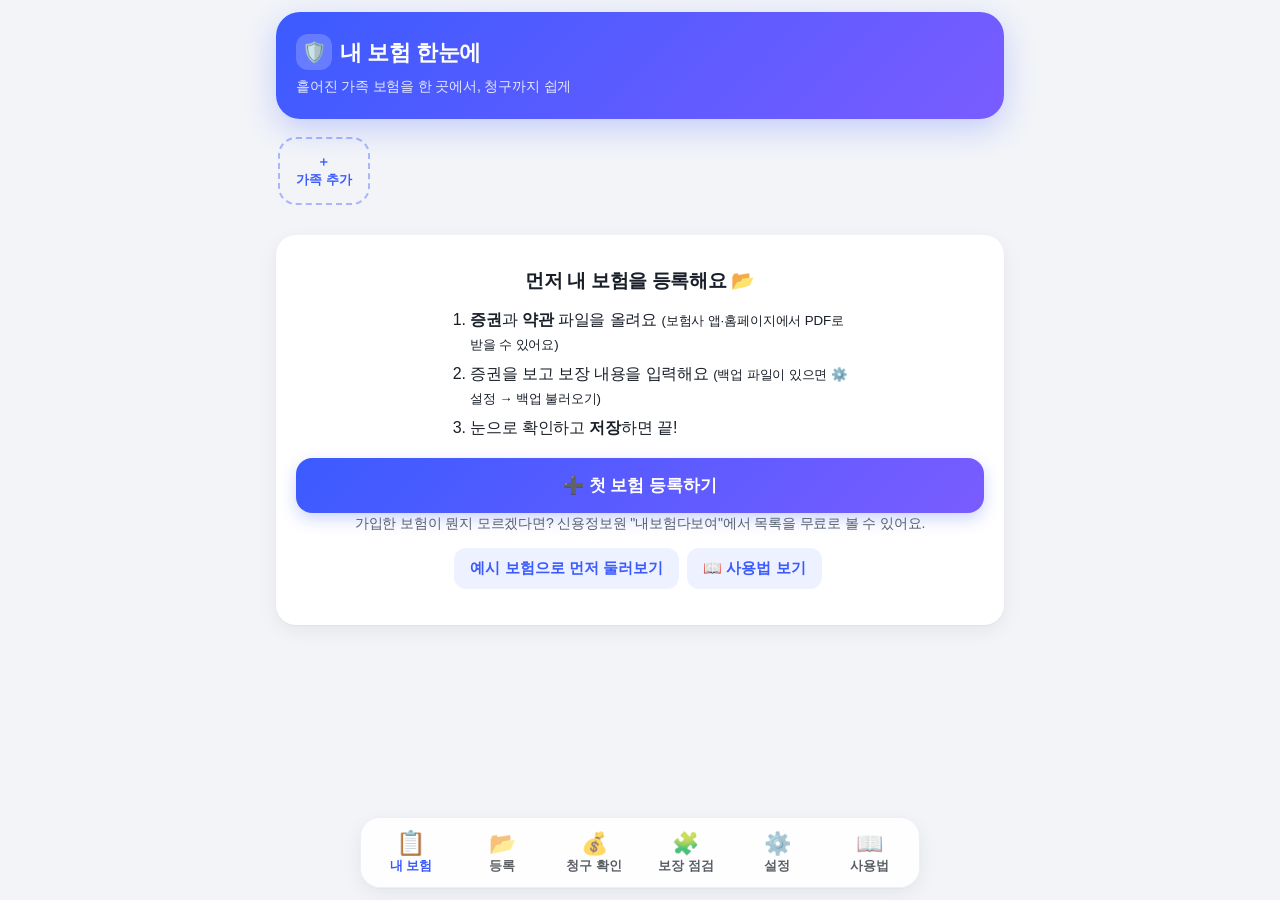
<file: index.html>
<!doctype html>
<html lang="ko">
<head>
  <meta charset="utf-8" />
  <meta name="viewport" content="width=device-width, initial-scale=1" />
  <meta http-equiv="Content-Security-Policy" content="default-src 'self'; script-src 'self'; style-src 'self' 'unsafe-inline'; img-src 'self' data: blob:; connect-src 'none'; object-src 'none'; base-uri 'none'; form-action 'none'" />
  <title>내 보험 한눈에</title>
  <link rel="manifest" href="manifest.webmanifest" />
  <link rel="icon" type="image/svg+xml" href="icons/icon.svg" />
  <link rel="apple-touch-icon" href="icons/icon-180.png" />
  <meta name="theme-color" content="#3b5bff" />
  <meta name="color-scheme" content="light" />
  <script src="theme.js?v=42"></script>
  <meta name="apple-mobile-web-app-title" content="내 보험" />
  <link rel="stylesheet" href="styles.css?v=42" />
</head>
<body>
  <!-- 지우기·수정 전 비밀번호 -->
  <div id="guard" class="lock guard hidden">
    <div class="lockbox panel">
      <div class="lockicon">🔐</div>
      <h2>비밀번호 4자리</h2>
      <p class="hint">지우거나 고치기 전에 확인해요</p>
      <input id="guardPin" type="password" inputmode="numeric" maxlength="4" autocomplete="off" />
      <div class="actions" style="justify-content:center">
        <button class="btn" id="guardOk">확인</button>
        <button class="btn ghost" id="guardCancel">취소</button>
      </div>
      <div id="guardMsg" class="hint"></div>
    </div>
  </div>
  <!-- 잠금 화면 -->
  <div id="lock" class="lock hidden">
    <div class="lockbox">
      <div class="lockicon">🔒</div>
      <h2>비밀번호 4자리</h2>
      <input id="lockPin" type="password" inputmode="numeric" maxlength="4" autocomplete="off" />
      <button class="btn big" id="lockOpen">열기</button>
      <div id="lockMsg" class="hint"></div>
      <button class="btn small ghost" id="lockForgot">비밀번호를 잊었어요</button>
    </div>
  </div>

  <header class="top">
    <h1><span class="logo">🛡️</span> 내 보험 한눈에</h1>
    <p class="sub">흩어진 가족 보험을 한 곳에서, 청구까지 쉽게</p>
  </header>

  <nav class="tabs" role="tablist">
    <button data-tab="home" class="active"><span class="ic">📋</span>내 보험</button>
    <button data-tab="add"><span class="ic">📂</span>등록</button>
    <button data-tab="claim"><span class="ic">💰</span>청구 확인</button>
    <button data-tab="overlap"><span class="ic">🧩</span>보장 점검</button>
    <button data-tab="settings"><span class="ic">⚙️</span>설정</button>
    <button data-tab="help"><span class="ic">📖</span>사용법</button>
  </nav>

  <main>
    <!-- 1. 내 보험 -->
    <section id="tab-home" class="tab active">
      <div id="claimAlert"></div>
      <div id="family" class="family"></div>
      <div id="memberTools" class="membertools"></div>
      <div id="kindFilter" class="kinds"></div>
      <div id="summary" class="cards3"></div>
      <div id="policyList"></div>
      <div id="emptyHome" class="empty hidden">
        <h2>먼저 내 보험을 등록해요 📂</h2>
        <ol class="steps">
          <li><b>증권</b>과 <b>약관</b> 파일을 올려요 <small>(보험사 앱·홈페이지에서 PDF로 받을 수 있어요)</small></li>
          <li>증권을 보고 보장 내용을 입력해요 <small>(백업 파일이 있으면 ⚙️ 설정 → 백업 불러오기)</small></li>
          <li>눈으로 확인하고 <b>저장</b>하면 끝!</li>
        </ol>
        <button class="btn big" data-goto="add">➕ 첫 보험 등록하기</button>
        <p class="hint">가입한 보험이 뭔지 모르겠다면? 신용정보원 "내보험다보여"에서 목록을 무료로 볼 수 있어요.</p>
        <button class="btn ghost" id="loadSample">예시 보험으로 먼저 둘러보기</button>
        <button class="btn ghost" data-goto="help">📖 사용법 보기</button>
      </div>
    </section>

    <!-- 2. 청구 확인 -->
    <section id="tab-claim" class="tab">
      <div id="claimTodo"></div>
      <div class="panel">
        <h2>📷 병원 서류 올리기</h2>
        <p class="hint">영수증·진료확인서·진단서 사진이나 PDF를 올리면 아래에서 보면서 칸을 채울 수 있어요. 서류는 <b>저장하지 않고</b> 앱을 닫으면 사라져요.</p>
        <label class="btn ghost filebtn">➕ 서류 고르기 (여러 장 가능)
          <input id="cDocs" type="file" accept="image/*,application/pdf" multiple hidden />
        </label>
        <div id="cDocList" class="doclist"></div>
        <button class="btn hidden" id="cReadCode">🔎 사진에서 질병코드 자동으로 찾기</button>
        <div id="cOcr"></div>
        <details class="where">
          <summary>📍 서류 어디를 보면 되나요?</summary>
          <table>
            <tr><td><b>질병코드</b></td><td>진단서·진료확인서의 <b>질병분류기호</b> 칸 (예: K35.8)</td></tr>
            <tr><td><b>진단받은 날</b></td><td>진단서의 <b>진단일</b> 또는 진료 날짜</td></tr>
            <tr><td><b>입원 일수</b></td><td>입퇴원확인서의 <b>입원일~퇴원일</b></td></tr>
            <tr><td><b>수술</b></td><td>수술확인서의 <b>수술명</b> (종류 1~5종은 보험사에 물어보면 알려줘요)</td></tr>
            <tr><td><b>병원비</b></td><td>진료비 영수증의 <b>환자부담 총액</b></td></tr>
          </table>
        </details>
      </div>
      <div class="panel">
        <h2>어떤 일이 있었나요?</h2>
        <label>누가 아팠나요?
          <select id="cWho"></select>
        </label>
        <label>질병코드 (진단서에 적힌 코드)
          <input id="cCode" placeholder="예: C50, I63, S82" autocomplete="off" />
        </label>
        <div id="cCodeName" class="hint"></div>
        <label>진단·치료받은 날 <small>(이날부터 3년이 청구 마감)</small>
          <input id="cDate" type="date" />
        </label>
        <div class="checks">
          <label class="chk"><input type="checkbox" id="cDiag" checked /> 진단받았어요</label>
          <label class="chk"><input type="checkbox" id="cSurg" /> 수술했어요</label>
        </div>
        <label>수술 종류 (보험사 수술분류표의 1~5종)
          <select id="cSurgClass">
            <option value="">모르겠어요</option>
            <option value="1">1종</option><option value="2">2종</option><option value="3">3종</option><option value="4">4종</option><option value="5">5종</option>
          </select>
        </label>
        <label class="chk"><input type="checkbox" id="cPre" /> 보험 가입 전부터 이 병으로 진단·치료받은 적 있어요</label>
        <div class="row2">
          <label>입원 일수 <input id="cDays" type="number" min="0" value="0" /></label>
          <label>통원 횟수 <input id="cVisits" type="number" min="0" value="0" /></label>
        </div>
        <label>그중 중환자실에 있던 날 <input id="cIcu" type="number" min="0" value="0" /></label>
        <label>실제 낸 병원비 (원, 실손용)
          <input id="cCost" type="number" min="0" value="0" />
        </label>
        <button class="btn big" id="runClaim">🔍 받을 수 있는 보험금 확인</button>
      </div>
      <div id="claimResult"></div>
    </section>

    <!-- 3. 보장 점검 (빈칸 + 중복) -->
    <section id="tab-overlap" class="tab">
      <div id="gapResult"></div>
      <h2 class="person">🔁 겹치는 보장</h2>
      <div id="overlapResult"></div>
    </section>

    <!-- 4. 보험 추가 -->
    <section id="tab-add" class="tab">
      <div class="panel tpl">
        <h2>📚 새 보험 빠르게 입력하기 (선택)</h2>
        <p class="hint">새로 등록할 보험이 아래 상품이면, 증권의 <b>구좌 수</b>만 넣으면 보장이 자동으로 채워져요.<br />이미 등록한 보험은 여기가 아니라 <b>📋 내 보험</b> 탭에 있어요.</p>
        <select id="tplSelect"><option value="">— 해당 없음 (아래 ①로) —</option></select>
        <div id="tplUnits"></div>
        <button class="btn" id="tplApply">📚 이 약관으로 채우기</button>
      </div>

      <div class="panel">
        <h2>① 증권과 약관 올리기</h2>
        <div class="docguide">
          <div><b>📄 보험증권</b><br />뭘, 얼마짜리로 가입했는지<br /><small>금액 · 가입일 · 만기일</small></div>
          <div><b>📘 약관</b><br />언제 주고 언제 안 주는지<br /><small>질병코드 · 면책 · 감액</small></div>
        </div>
        <label>📄 보험증권 <b>(꼭 올려주세요)</b>
          <input type="file" id="docPolicy" accept="application/pdf,image/*" />
        </label>
        <div id="docPolicyNow" class="hint"></div>
        <label>📘 약관 <b>(있으면 훨씬 정확해요)</b>
          <input type="file" id="docTerms" accept="application/pdf,image/*" />
        </label>
        <div id="docTermsNow" class="hint"></div>
        <p class="hint">📎 올린 파일은 <b>이 기기 안에만</b> 보관돼요. 보험 카드에서 "증권 보기·약관 보기"로 열 수 있어요.<br />보장 내용은 아래 ②에 증권을 보고 입력하거나, 받은 백업 파일을 ⚙️ 설정 → <b>백업 불러오기</b>로 넣으세요.</p>
        <!-- 제미나이 자동 읽기: 보안을 위해 숨김 (필요하면 hidden을 빼고 gemini.js와 CSP connect-src를 되돌리기) -->
        <div id="aiBox" class="hidden">
        <details>
          <summary class="hint">파일이 없으면? 내용을 복사해서 붙여넣기</summary>
          <textarea id="aiText" rows="3" placeholder="증권/약관 내용을 붙여넣으세요"></textarea>
        </details>
        <button class="btn big" id="aiRun">🤖 제미나이로 읽어서 자동 입력</button>
        <div id="aiStatus" class="hint"></div>
        <p class="hint">AI 없이 직접 써도 돼요 → 아래 ②에 바로 입력</p>
        </div>
      </div>

      <div class="panel">
        <h2>② 내용 확인하고 저장</h2>
        <p class="hint">입력한 내용이 맞는지 <b>증권과 꼭 비교</b>해보세요.</p>
        <label>👤 누구 보험이에요? (보장받는 사람)
          <input id="fOwner" list="ownerList" placeholder="예: 나, 엄마, 첫째" />
          <datalist id="ownerList"></datalist>
        </label>
        <div class="row2">
          <label>보험사 <input id="fCompany" /></label>
          <label>상품 이름 <input id="fProduct" /></label>
        </div>
        <div class="row2">
          <label>종류
            <select id="fType"><option>정액</option><option>실손</option></select>
          </label>
          <label>월 보험료(원) <input id="fPremium" type="number" min="0" /></label>
        </div>
        <div class="row2">
          <label>납입일 (매월 며칠) <input id="fPayDay" type="number" min="1" max="31" placeholder="예: 25" /></label>
          <label>고객센터 번호 <input id="fPhone" type="tel" placeholder="증권에 적힌 번호" /></label>
        </div>
        <div class="row2">
          <label>가입일 <input id="fStart" type="date" /></label>
          <label>만기일 <input id="fEnd" type="date" /></label>
        </div>
        <label>갱신 주기 (년) <small>갱신형이면 증권에 적힌 숫자 (예: 5년 갱신 → 5). 비갱신형은 비워 두세요</small>
          <input id="fRenew" type="number" min="1" max="30" placeholder="예: 5" />
        </label>

        <h3>보장 내용</h3>
        <div id="covRows"></div>
        <button class="btn ghost" id="addCov">+ 보장 한 줄 추가</button>
        <div class="actions">
          <button class="btn big" id="savePolicy">💾 저장</button>
          <button class="btn ghost" id="resetForm">비우기</button>
        </div>
        <button class="btn danger hidden" id="deletePolicy">🗑️ 이 보험 지우기</button>
      </div>
    </section>

    <!-- 5. 설정 -->
    <section id="tab-help" class="tab">
      <div class="panel">
        <h2>📖 이렇게 써요 (3단계)</h2>
        <ol class="steps">
          <li><b>👨‍👩‍👧 가족 추가</b><br />📋 내 보험 → <b>＋ 가족 추가</b> → 이름 쓰기 (예: 엄마, 큰딸)<br /><small>같은 이름은 못 써요. 딸이 둘이면 "큰딸·작은딸"처럼</small></li>
          <li><b>📂 보험 등록</b><br />📂 보험 등록 → <b>누구 보험인지</b> 쓰고 → 증권을 보고 입력 → <b>💾 저장</b><br /><small>백업 파일이 있으면 ⚙️ 설정 → 백업 불러오기가 더 쉬워요</small><br /><small>목록에 있는 보험이면 "📚 이 약관으로 채우기"로 더 쉽게</small></li>
          <li><b>💰 청구 확인</b><br />💰 청구 확인 → <b>📷 병원 서류</b> 올리기 → <b>🔎 질병코드 자동으로 찾기</b>(선택) → <b>누가 아팠는지</b> 고르고 → 진단서의 <b>질병코드</b>(예: C50, J18) → 입원·수술·병원비 넣기 → <b>🔍 확인</b><br /><small>결과 맨 위 <b>🏢 어디에 청구할까요?</b>에 보험사별 금액과 전화번호가 나와요</small><br /><small><b>💾 청구할 일로 저장</b>하면 3년 청구 마감일을 📋 내 보험 맨 위에서 알려줘요. 입금되면 💵 받은 돈을 적어 두세요</small></li>
          <li><b>🧩 보장 점검</b><br />가족마다 암·뇌·심장·실비·수술·입원 보장이 있는지(✅/❌) 한눈에 봐요<br /><small>🔔 갱신 60일 전, 만기 180일 전에는 📋 내 보험 맨 위에 알림이 떠요 (갱신 주기는 보험 수정에서 넣어요)</small></li>
        </ol>
      </div>

      <div class="panel hidden">
        <h2>🔑 AI(제미나이) 키 받는 법</h2>
        <p class="hint">증권·약관을 AI가 자동으로 읽게 하려면 필요해요. 없어도 직접 입력하면 돼요.</p>
        <ol class="steps">
          <li>인터넷 창에서 <b>aistudio.google.com</b> → 구글 계정으로 로그인</li>
          <li><b>Get API key</b>(API 키 가져오기) → <b>Create API key</b>(API 키 만들기)</li>
          <li><code>AIza</code>로 시작하는 키를 <b>복사</b> → ⚙️ 설정 → <b>API 키</b> 칸에 붙여넣고 <b>저장</b></li>
        </ol>
        <p class="hint">⚠️ 키는 비밀번호와 같아요. 남에게 보내거나 캡처하지 마세요. "결제 설정"은 누르지 않으면 돈이 나가지 않아요.</p>
      </div>

      <div class="panel">
        <h2>✅ 결과 읽는 법</h2>
        <ul>
          <li><span class="badge 가능">✅ 청구 가능</span> 약관 조건에 맞아요</li>
          <li><span class="badge 확인필요">⚠️ 확인 필요</span> 정보가 부족하거나(❓) 조건을 더 봐야 해요</li>
          <li><span class="badge 불가">❌ 해당 안 됨</span> 기간·면책·최초 1회 같은 조건에 걸려요</li>
        </ul>
        <p class="hint">❓ 표시는 앱이 모르는 부분이에요. 앱은 모르는 건 지어내지 않아요.</p>
      </div>

      <div class="panel">
        <h2>🔒 내 정보는 어디에?</h2>
        <ul>
          <li>보험·가족·파일은 <b>이 기기 안에만</b> 저장돼요. 다른 사람이 같은 링크를 열어도 안 보여요.</li>
          <li>이 앱은 <b>인터넷으로 아무것도 보내지 않아요.</b> (보안 울타리로 막아뒀어요)</li>
          <li>다른 기기로 옮기려면 ⚙️ 설정 → <b>백업 파일 받기</b> → 새 기기에서 <b>백업 불러오기</b>.</li>
          <li>회사 등 함께 쓰는 컴퓨터라면 다 쓴 뒤 ⚙️ 설정 → <b>전부 지우기</b> 또는 🔒 잠금을 켜세요.</li>
        </ul>
      </div>

      <p class="disclaimer">※ 이 앱의 금액은 <b>예상치</b>예요. 실제 지급 여부와 금액은 보험사 심사와 약관에 따라 달라요. 보험금 청구는 보통 사고일로부터 3년 안에 해야 해요.</p>
      <p class="disclaimer"><a href="privacy.html">개인정보 처리방침</a></p>
    </section>

    <section id="tab-settings" class="tab">
      <div class="panel hidden">
        <h2>제미나이 AI 연결</h2>
        <p class="hint">Google AI Studio에서 받은 API 키를 넣어요. 이 기기 안에만 저장돼요.</p>
        <label>API 키 <input id="sKey" type="password" placeholder="AIza..." /></label>
        <label>모델 이름 <input id="sModel" placeholder="gemini-2.5-flash" /></label>
        <button class="btn" id="saveSettings">저장</button>
      </div>
      <div class="panel">
        <label class="switch">🌙 밤 모드 (어두운 화면) <input type="checkbox" id="darkMode" /></label>
        <p class="hint" style="margin:8px 0 0">기본은 밝은 화면이에요. 이 기기에만 적용돼요.</p>
      </div>
      <div class="panel">
        <h2>🔒 비밀번호 4자리</h2>
        <p class="hint" id="pinState"></p>
        <label>새 비밀번호 4자리 <input id="sPin" type="password" inputmode="numeric" maxlength="4" autocomplete="off" /></label>
        <div class="actions">
          <button class="btn" id="setPin">비밀번호 정하기 / 바꾸기</button>
          <button class="btn ghost" id="removePin">비밀번호 없애기</button>
        </div>
        <div id="pinWhen">
          <p class="hint" style="margin-bottom:4px"><b>언제 물어볼까요?</b></p>
          <label class="switch">🔓 앱 열 때 <input type="checkbox" id="pinOpen" /></label>
          <label class="switch">✏️ 수정·지우기 할 때 <input type="checkbox" id="pinEdit" /></label>
        </div>
        <p class="hint">※ 수정·지우기: 보험 수정·삭제, 가족 이름 바꾸기·빼기, 청구할 일 지우기, 백업 불러오기, 전부 지우기. 한 번 맞히면 5분 동안은 안 물어요.<br />※ 다른 사람이 못 열고 못 고치게 막는 "문 잠금"이에요. 휴대폰 잠금도 꼭 같이 쓰세요.<br />※ 잊으면 되찾을 수 없어요. 앱 열 때 "비밀번호를 잊었어요"를 누르면 이 기기 자료를 지우고 새로 시작해요 (백업 파일로 다시 불러올 수 있어요).</p>
      </div>

      <div class="panel">
        <h2>내 데이터 · 가족과 나누기</h2>
        <p class="hint">👨‍👩‍👧 가족 공유: "백업 파일 받기"로 만든 파일을 카톡 등으로 보내고, 받은 사람이 "백업 불러오기"를 누르면 돼요. 이미 있는 보험은 그대로 두고 합쳐져요.</p>
        <p class="hint">보험 정보와 증권·약관 파일은 서버로 가지 않고 이 기기에만 저장돼요. 백업 파일에는 보장 내용만 들어가고, 증권·약관 원본 파일은 빠져요.</p>
        <div class="actions">
          <button class="btn ghost" id="exportData">📤 백업 파일 받기</button>
          <label class="btn ghost filebtn">📥 백업 불러오기<input type="file" id="importData" accept=".json" hidden /></label>
          <button class="btn danger" id="clearData">🗑️ 전부 지우기</button>
        </div>
      </div>
      <p class="disclaimer">※ 이 앱의 금액은 "예상치"예요. 실제 지급 여부와 금액은 보험사 심사와 약관에 따라 달라질 수 있어요.</p>
    </section>
  </main>

  <div id="toast" class="toast hidden"></div>

  <script src="kcd.js?v=42"></script>
  <script src="engine.js?v=42"></script>
  <script src="sample-data.js?v=42"></script>
  <script src="templates.js?v=42"></script>
  <script src="avatars.js?v=42"></script>
  <script src="app.js?v=42"></script>
</body>
</html>
</file>
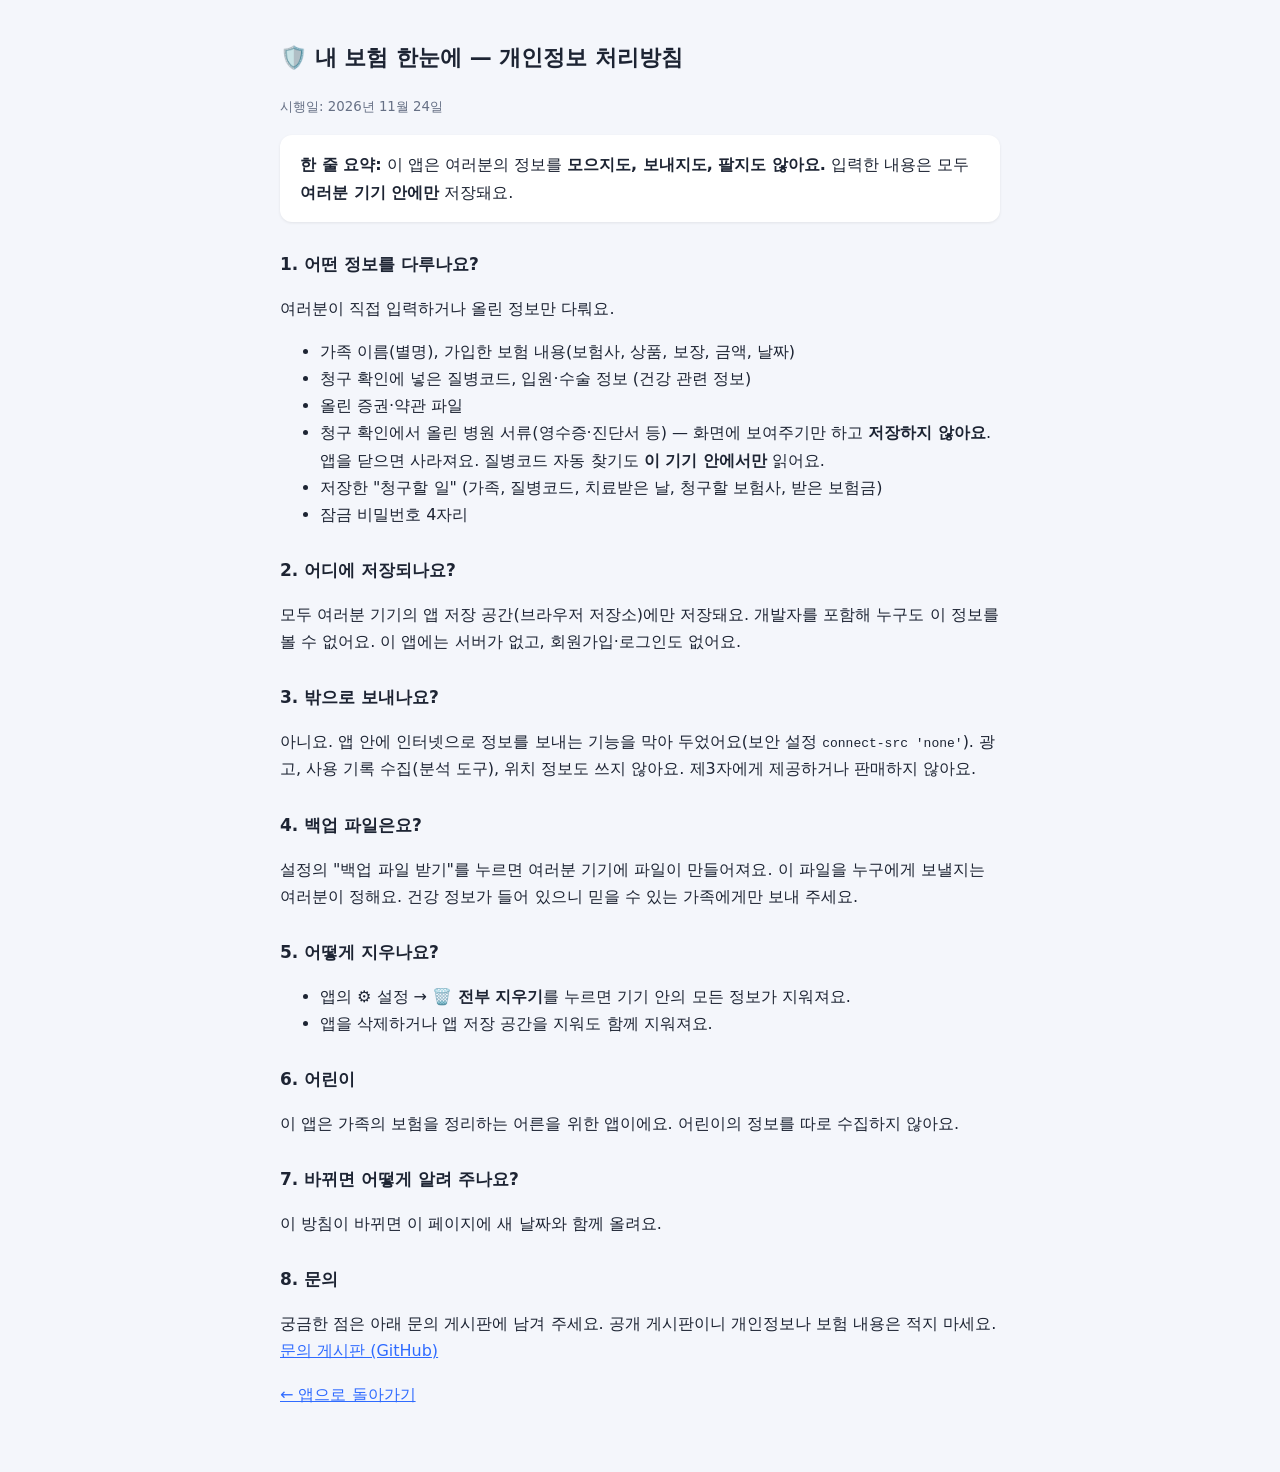
<file: privacy.html>
<!doctype html>
<html lang="ko">
<head>
  <meta charset="utf-8" />
  <meta name="viewport" content="width=device-width, initial-scale=1" />
  <meta http-equiv="Content-Security-Policy" content="default-src 'self'; style-src 'self' 'unsafe-inline'; img-src 'self'; connect-src 'none'; object-src 'none'; base-uri 'none'; form-action 'none'" />
  <meta name="color-scheme" content="light" />
  <title>개인정보 처리방침 - 내 보험 한눈에</title>
  <link rel="icon" type="image/svg+xml" href="icons/icon.svg" />
  <style>
    body { font-family: system-ui, -apple-system, "Apple SD Gothic Neo", "Malgun Gothic", sans-serif; background: #f4f6fb; color: #1d2433; margin: 0; line-height: 1.7; }
    main { max-width: 720px; margin: 0 auto; padding: 24px 16px 48px; }
    h1 { font-size: 22px; } h2 { font-size: 17px; margin-top: 28px; }
    .box { background: #fff; border-radius: 12px; padding: 16px 20px; box-shadow: 0 1px 3px rgba(0,0,0,.08); }
    small { color: #667085; }
    a { color: #2f6bff; }
  </style>
</head>
<body>
<main>
  <h1>🛡️ 내 보험 한눈에 — 개인정보 처리방침</h1>
  <p><small>시행일: 2026년 11월 24일</small></p>

  <div class="box">
    <b>한 줄 요약:</b> 이 앱은 여러분의 정보를 <b>모으지도, 보내지도, 팔지도 않아요.</b>
    입력한 내용은 모두 <b>여러분 기기 안에만</b> 저장돼요.
  </div>

  <h2>1. 어떤 정보를 다루나요?</h2>
  <p>여러분이 직접 입력하거나 올린 정보만 다뤄요.</p>
  <ul>
    <li>가족 이름(별명), 가입한 보험 내용(보험사, 상품, 보장, 금액, 날짜)</li>
    <li>청구 확인에 넣은 질병코드, 입원·수술 정보 (건강 관련 정보)</li>
    <li>올린 증권·약관 파일</li>
    <li>청구 확인에서 올린 병원 서류(영수증·진단서 등) — 화면에 보여주기만 하고 <b>저장하지 않아요</b>. 앱을 닫으면 사라져요. 질병코드 자동 찾기도 <b>이 기기 안에서만</b> 읽어요.</li>
    <li>저장한 "청구할 일" (가족, 질병코드, 치료받은 날, 청구할 보험사, 받은 보험금)</li>
    <li>잠금 비밀번호 4자리</li>
  </ul>

  <h2>2. 어디에 저장되나요?</h2>
  <p>모두 여러분 기기의 앱 저장 공간(브라우저 저장소)에만 저장돼요. 개발자를 포함해 누구도 이 정보를 볼 수 없어요.
    이 앱에는 서버가 없고, 회원가입·로그인도 없어요.</p>

  <h2>3. 밖으로 보내나요?</h2>
  <p>아니요. 앱 안에 인터넷으로 정보를 보내는 기능을 막아 두었어요(보안 설정 <code>connect-src 'none'</code>).
    광고, 사용 기록 수집(분석 도구), 위치 정보도 쓰지 않아요. 제3자에게 제공하거나 판매하지 않아요.</p>

  <h2>4. 백업 파일은요?</h2>
  <p>설정의 "백업 파일 받기"를 누르면 여러분 기기에 파일이 만들어져요. 이 파일을 누구에게 보낼지는 여러분이 정해요.
    건강 정보가 들어 있으니 믿을 수 있는 가족에게만 보내 주세요.</p>

  <h2>5. 어떻게 지우나요?</h2>
  <ul>
    <li>앱의 ⚙️ 설정 → <b>🗑️ 전부 지우기</b>를 누르면 기기 안의 모든 정보가 지워져요.</li>
    <li>앱을 삭제하거나 앱 저장 공간을 지워도 함께 지워져요.</li>
  </ul>

  <h2>6. 어린이</h2>
  <p>이 앱은 가족의 보험을 정리하는 어른을 위한 앱이에요. 어린이의 정보를 따로 수집하지 않아요.</p>

  <h2>7. 바뀌면 어떻게 알려 주나요?</h2>
  <p>이 방침이 바뀌면 이 페이지에 새 날짜와 함께 올려요.</p>

  <h2>8. 문의</h2>
  <p>궁금한 점은 아래 문의 게시판에 남겨 주세요. 공개 게시판이니 개인정보나 보험 내용은 적지 마세요.<br />
    <a href="https://github.com/cus120242-coder/my-insurance-app/issues">문의 게시판 (GitHub)</a></p>

  <p><a href="./index.html">← 앱으로 돌아가기</a></p>
</main>
</body>
</html>
</file>
<file: styles.css>
:root {
  --bg: #f4f6fb; --card: #fff; --text: #1d2433; --muted: #6b7385; --line: #e3e7ef;
  --brand: #2f6bff; --brand-soft: #e8efff;
  --ok: #12a150; --ok-soft: #e4f6ec; --warn: #d98a00; --warn-soft: #fff4dc; --no: #d64545; --no-soft: #fde8e8;
}
:root[data-theme="dark"] {
  --ok-soft: #133022; --warn-soft: #362a10; --no-soft: #3a1818;
}
* { box-sizing: border-box; }
body { margin: 0; font-family: -apple-system, "Apple SD Gothic Neo", "Malgun Gothic", sans-serif; background: var(--bg); color: var(--text); font-size: 16px; line-height: 1.5; }
.top { padding: 20px 16px 8px; max-width: 760px; margin: 0 auto; }
.top h1 { margin: 0; font-size: 24px; }
.sub { margin: 4px 0 0; color: var(--muted); font-size: 14px; }

.tabs { position: sticky; top: 0; z-index: 5; display: flex; gap: 4px; overflow-x: auto; padding: 8px 16px; background: var(--bg); max-width: 760px; margin: 0 auto; }
.tabs button { flex: 0 0 auto; border: 1px solid var(--line); background: var(--card); color: var(--text); border-radius: 999px; padding: 8px 14px; font-size: 14px; cursor: pointer; }
.tabs button.active { background: var(--brand); border-color: var(--brand); color: #fff; }

main { max-width: 760px; margin: 0 auto; padding: 8px 16px 60px; }
.tab { display: none; }
.tab.active { display: block; }
.hidden { display: none !important; }

.panel, .policy, .result { background: var(--card); border: 1px solid var(--line); border-radius: 16px; padding: 16px; margin-bottom: 12px; }
h2 { font-size: 18px; margin: 0 0 12px; }
h3 { font-size: 15px; margin: 16px 0 8px; }
label { display: block; font-size: 14px; color: var(--muted); margin-bottom: 10px; }
input, select, textarea { display: block; width: 100%; margin-top: 4px; padding: 10px 12px; font-size: 16px; border: 1px solid var(--line); border-radius: 10px; background: var(--bg); color: var(--text); }
textarea { margin: 8px 0; }
.row2 { display: grid; grid-template-columns: 1fr 1fr; gap: 10px; }
.checks { display: flex; gap: 16px; margin-bottom: 10px; }
.chk { display: flex; align-items: center; gap: 6px; color: var(--text); }
.chk input { width: auto; margin: 0; }
.hint { color: var(--muted); font-size: 13px; margin: -4px 0 10px; }

.btn { display: inline-block; border: 0; background: var(--brand); color: #fff; padding: 10px 16px; border-radius: 10px; font-size: 15px; cursor: pointer; margin: 4px 4px 4px 0; }
.btn.ghost { background: var(--brand-soft); color: var(--brand); }
.btn.danger { background: var(--no-soft); color: var(--no); }
.btn.big { width: 100%; padding: 14px; font-size: 17px; font-weight: 600; margin-top: 6px; }
.btn.small { padding: 4px 10px; font-size: 13px; }
.actions { display: flex; flex-wrap: wrap; gap: 4px; margin-top: 8px; }
.filebtn { margin: 4px 4px 4px 0; }

.cards3 { display: grid; grid-template-columns: repeat(3, 1fr); gap: 8px; margin-bottom: 12px; }
.stat { background: var(--card); border: 1px solid var(--line); border-radius: 14px; padding: 12px; }
.stat .k { font-size: 12px; color: var(--muted); }
.stat .v { font-size: 18px; font-weight: 700; margin-top: 2px; word-break: keep-all; }

.policy header { display: flex; justify-content: space-between; align-items: flex-start; gap: 8px; }
.policy .name { font-weight: 700; font-size: 17px; }
.policy .meta { color: var(--muted); font-size: 13px; }
.tag { display: inline-block; font-size: 12px; padding: 2px 8px; border-radius: 999px; background: var(--brand-soft); color: var(--brand); margin-right: 4px; }
.covs { width: 100%; border-collapse: collapse; margin-top: 10px; font-size: 14px; }
.covs td { padding: 7px 4px; border-top: 1px solid var(--line); vertical-align: top; }
.covs td.amt { text-align: right; white-space: nowrap; font-weight: 600; }
.covs .codes { color: var(--muted); font-size: 12px; }

.total { background: var(--brand); color: #fff; border-radius: 16px; padding: 18px; margin: 12px 0; }
.total .k { opacity: .85; font-size: 14px; }
.total .v { font-size: 28px; font-weight: 800; }
.result { border-left: 6px solid var(--line); }
.result.가능 { border-left-color: var(--ok); }
.result.확인필요 { border-left-color: var(--warn); }
.result.불가 { border-left-color: var(--no); opacity: .8; }
.result .top-line { display: flex; justify-content: space-between; gap: 8px; font-weight: 700; }
.badge { font-size: 12px; padding: 2px 8px; border-radius: 999px; white-space: nowrap; }
.badge.가능 { background: var(--ok-soft); color: var(--ok); }
.badge.확인필요 { background: var(--warn-soft); color: var(--warn); }
.badge.불가 { background: var(--no-soft); color: var(--no); }
.result ul { margin: 6px 0 0; padding-left: 18px; color: var(--muted); font-size: 13px; }
.box { border-radius: 14px; padding: 14px; margin-bottom: 12px; }
.box.warn { background: var(--warn-soft); }
.box.info { background: var(--brand-soft); }
.box h3 { margin-top: 0; }

.covrow { border: 1px dashed var(--line); border-radius: 12px; padding: 10px; margin-bottom: 8px; }
.covrow .grid { display: grid; grid-template-columns: 1fr 1fr; gap: 8px; }
.covrow label { margin-bottom: 4px; }
.covrow input, .covrow select { padding: 8px; font-size: 14px; }

.empty { text-align: center; padding: 30px 10px; color: var(--muted); }
.disclaimer { color: var(--muted); font-size: 12px; }
.toast { position: fixed; left: 50%; bottom: 20px; transform: translateX(-50%); background: #222a; color: #fff; padding: 10px 16px; border-radius: 999px; font-size: 14px; backdrop-filter: blur(6px); }

@media (max-width: 480px) {
  .cards3 { grid-template-columns: 1fr 1fr; }
  .cards3 .stat:last-child { grid-column: span 2; }
  .stat .v { font-size: 16px; }
}

/* 증권·약관 등록 */
.docguide { display: grid; grid-template-columns: 1fr 1fr; gap: 8px; margin-bottom: 14px; font-size: 14px; }
.docguide > div { background: var(--brand-soft); border-radius: 12px; padding: 10px; }
.docguide small { color: var(--muted); }
.steps { text-align: left; max-width: 420px; margin: 0 auto 12px; color: var(--text); }
.steps li { margin-bottom: 6px; }
.empty h2 { color: var(--text); }
details summary { cursor: pointer; margin: 4px 0 8px; }
.doclinks { display: flex; flex-wrap: wrap; gap: 4px; margin-top: 8px; }
.tag.miss { background: var(--warn-soft); color: var(--warn); }
.tag.have { background: var(--ok-soft); color: var(--ok); }
button.tag { border: 0; cursor: pointer; font-family: inherit; }

/* 가족 카드 */
.family { display: flex; gap: 8px; overflow-x: auto; padding-bottom: 4px; margin-bottom: 12px; }
.fam { flex: 0 0 auto; min-width: 110px; text-align: left; border: 2px solid var(--line); background: var(--card); color: var(--text); border-radius: 14px; padding: 10px 12px; cursor: pointer; font-family: inherit; }
.fam.active { border-color: var(--brand); background: var(--brand-soft); }
.fam .who { font-weight: 700; font-size: 16px; }
.fam .sm { font-size: 13px; color: var(--muted); }
.fam .money { font-weight: 700; font-size: 15px; }
.tag.owner { background: var(--ok-soft); color: var(--ok); }
.phone { color: var(--brand); text-decoration: none; font-weight: 600; }
.person { font-size: 17px; margin: 16px 0 8px; }

/* 잠금 화면 */
.lock { position: fixed; inset: 0; z-index: 50; background: var(--bg); display: flex; align-items: center; justify-content: center; padding: 16px; }
.lockbox { width: 100%; max-width: 320px; text-align: center; }
.lockicon { font-size: 48px; }
#lockPin, #guardPin { text-align: center; font-size: 28px; letter-spacing: 12px; }
.fam.add { min-width: 90px; text-align: center; color: var(--brand); border-style: dashed; font-weight: 700; }
.membertools { display: flex; flex-wrap: wrap; align-items: center; gap: 4px; margin: -4px 0 10px; font-size: 14px; }
.membertools:empty { display: none; }
.panel.tpl { border: 2px solid var(--brand); }
.memo { font-size: 13px; margin-top: 6px; } .memo summary { cursor: pointer; color: var(--brand); } .memo ul { margin: 4px 0 0; padding-left: 18px; color: var(--muted); }
.kinds { display: flex; flex-wrap: wrap; gap: 6px; margin-bottom: 10px; }
.kind { border: 1px solid var(--line); background: var(--card); color: var(--text); border-radius: 999px; padding: 6px 12px; font-size: 14px; cursor: pointer; font-family: inherit; }
.kind.active { background: var(--brand); border-color: var(--brand); color: #fff; }
.kinds:empty { display: none; }
.tag.life { background: #eef0ff; color: #4a4fc4; }
.tag.fire { background: #fff0e6; color: #c45a12; }
.tag.silbi { background: var(--ok-soft); color: var(--ok); }
:root[data-theme="dark"] .tag.life { background: #26294a; color: #a9adff; } :root[data-theme="dark"] .tag.fire { background: #3a2616; color: #ffb27a; }
.covs td.amt.txt { white-space: normal; width: 40%; font-size: 13px; word-break: keep-all; }
.covs { table-layout: auto; }
/* 보험 개수·보험료는 빨간색으로 잘 보이게 */
:root { --hot: #e02424; }
:root[data-theme="dark"] { --hot: #ff6b6b; }
.fam .sm, .fam .money, .stat .v, .tag.money { color: var(--hot); font-weight: 800; }
.tag.money { background: #fdeaea; }
:root[data-theme="dark"] .tag.money { background: #3a1818; }

/* ================= 2026 새 디자인 (위 규칙을 덮어써요) ================= */
:root {
  --bg: #f2f4f8; --card: #ffffff; --text: #191f28; --muted: #6b7684; --line: #eceff3;
  --brand: #3b5bff; --brand-2: #7a5cff; --brand-soft: #eef1ff;
  --field: #f2f4f6; --shadow: 0 1px 2px rgba(16,24,40,.04), 0 6px 20px rgba(16,24,40,.06);
  --radius: 20px; --nav-h: 64px; color-scheme: light;
}
:root[data-theme="dark"] {
  color-scheme: dark;
  --bg: #0f1115; --card: #1a1d24; --text: #eef0f4; --muted: #98a0ad; --line: #272b34;
  --brand: #7b91ff; --brand-2: #a08bff; --brand-soft: #21263a; --field: #22262e;
  --shadow: 0 1px 2px rgba(0,0,0,.3);
}
body { font-family: "Pretendard", -apple-system, "SF Pro Text", "Apple SD Gothic Neo", "Noto Sans KR", "Malgun Gothic", sans-serif;
  letter-spacing: -0.01em; -webkit-font-smoothing: antialiased; padding-bottom: calc(var(--nav-h) + env(safe-area-inset-bottom)); }

/* 머리: 색이 번지는 카드 */
.top { margin: 12px auto 4px; padding: 22px 20px; max-width: 728px; width: calc(100% - 32px); border-radius: 24px; color: #fff;
  background: linear-gradient(135deg, var(--brand) 0%, var(--brand-2) 100%); box-shadow: 0 10px 30px rgba(59,91,255,.25); }
.top h1 { font-size: 22px; font-weight: 800; letter-spacing: -0.02em; display: flex; align-items: center; gap: 8px; }
.top .logo { display: inline-grid; place-items: center; width: 36px; height: 36px; border-radius: 12px; background: rgba(255,255,255,.2); font-size: 20px; }
.top .sub { color: rgba(255,255,255,.85); margin-top: 6px; }

/* 아래 고정 메뉴 (휴대폰 앱처럼) */
.tabs { position: fixed; top: auto; bottom: 0; left: 0; right: 0; max-width: none; margin: 0; z-index: 20; display: grid; grid-template-columns: repeat(6, 1fr); gap: 0;
  padding: 6px 4px calc(6px + env(safe-area-inset-bottom)); background: color-mix(in srgb, var(--card) 88%, transparent);
  backdrop-filter: saturate(180%) blur(16px); -webkit-backdrop-filter: saturate(180%) blur(16px); border-top: 1px solid var(--line); overflow: visible; }
.tabs button { display: flex; flex-direction: column; align-items: center; gap: 2px; border: 0; background: none; color: var(--muted);
  border-radius: 12px; padding: 6px 0; font-size: 11px; font-weight: 600; font-family: inherit; white-space: nowrap; }
.tabs button .ic { font-size: 20px; line-height: 1.1; filter: grayscale(1); opacity: .55; transition: .15s; }
.tabs button.active { background: none; color: var(--brand); }
.tabs button.active .ic { filter: none; opacity: 1; transform: translateY(-1px) scale(1.08); }
@media (min-width: 760px) { .tabs { max-width: 560px; margin: 0 auto 12px; left: 0; right: 0; bottom: 0; border: 1px solid var(--line); border-radius: 20px; box-shadow: var(--shadow); } }

main { padding: 12px 16px 24px; }

/* 카드: 테두리 대신 부드러운 그림자 */
.panel, .policy, .result, .stat { border: 0; border-radius: var(--radius); box-shadow: var(--shadow); }
.panel, .policy, .result { padding: 20px; margin-bottom: 14px; }
h2 { font-size: 19px; font-weight: 800; letter-spacing: -0.02em; }
h3 { font-weight: 700; }

/* 입력칸: 회색 바탕, 누르면 파란 테두리 */
label { color: var(--muted); font-weight: 600; font-size: 13px; }
input, select, textarea { border: 1.5px solid transparent; background: var(--field); border-radius: 12px; padding: 12px 14px; font-family: inherit; transition: border-color .15s, background .15s; }
input:focus, select:focus, textarea:focus { outline: none; border-color: var(--brand); background: var(--card); }
.chk { font-weight: 500; }
.chk input { accent-color: var(--brand); width: 18px; height: 18px; }

/* 버튼 */
.btn { border-radius: 12px; font-weight: 700; font-family: inherit; padding: 11px 16px; transition: transform .08s, filter .15s; }
.btn:active { transform: scale(.97); }
.btn.big { border-radius: 16px; padding: 16px; background: linear-gradient(135deg, var(--brand), var(--brand-2)); box-shadow: 0 6px 16px rgba(59,91,255,.25); }
.btn.big.ghost { background: var(--brand-soft); box-shadow: none; }
.btn.small { border-radius: 8px; font-weight: 600; }

/* 가족 카드 */
.family { gap: 10px; padding: 2px 2px 6px; scrollbar-width: none; }
.family::-webkit-scrollbar { display: none; }
.fam { border: 0; border-radius: 18px; padding: 14px 16px; min-width: 124px; box-shadow: var(--shadow); outline: 2px solid transparent; transition: outline-color .15s; }
.fam.active { outline-color: var(--brand); background: var(--card); }
.fam .who { font-size: 17px; font-weight: 800; margin-bottom: 4px; }
.fam.add { border: 2px dashed color-mix(in srgb, var(--brand) 40%, transparent); box-shadow: none; background: transparent; }

/* 분류 칩 */
.kind { border: 0; background: var(--card); box-shadow: var(--shadow); font-weight: 600; padding: 7px 13px; }
.kind.active { background: var(--text); color: var(--card); }

/* 요약 숫자 */
.cards3 { gap: 10px; }
.stat { padding: 16px; }
.stat .k { font-size: 13px; font-weight: 600; }
.stat .v { font-size: 22px; letter-spacing: -0.02em; margin-top: 4px; }
@media (max-width: 480px) { .stat .v { font-size: 20px; } }

/* 보험 카드 */
.policy .name { font-size: 18px; font-weight: 800; letter-spacing: -0.02em; }
.policy .meta { margin: 2px 0 8px; }
.tag { font-weight: 600; padding: 3px 9px; }
.covs { margin-top: 14px; }
.covs td { padding: 10px 2px; border-top: 1px solid var(--line); }
.covs tr:first-child td { border-top: 0; }
.covs td.amt { font-weight: 800; letter-spacing: -0.01em; }

/* 청구 결과 */
.total { border-radius: 24px; padding: 22px; background: linear-gradient(135deg, var(--brand), var(--brand-2)); box-shadow: 0 10px 30px rgba(59,91,255,.25); }
.total .v { font-size: 32px; letter-spacing: -0.03em; }
.result { border-left: 0; position: relative; overflow: hidden; padding-left: 24px; }
.result::before { content: ""; position: absolute; left: 0; top: 0; bottom: 0; width: 6px; background: var(--line); }
.result.가능::before { background: var(--ok); }
.result.확인필요::before { background: var(--warn); }
.result.불가::before { background: var(--no); }
.badge { font-weight: 700; }
.box { border-radius: var(--radius); padding: 18px; }

/* 빈 화면·기타 */
.empty { background: var(--card); border-radius: var(--radius); box-shadow: var(--shadow); padding: 32px 20px; }
.covrow { border: 0; background: var(--field); border-radius: 16px; }
.covrow input, .covrow select { background: var(--card); }
.docguide > div { border-radius: 16px; padding: 14px; }
.panel.tpl { border: 0; outline: 2px solid color-mix(in srgb, var(--brand) 35%, transparent); }
.toast { bottom: calc(var(--nav-h) + 16px + env(safe-area-inset-bottom)); background: rgba(25,31,40,.9); font-weight: 600; z-index: 30; }
.disclaimer { line-height: 1.6; padding: 0 4px; }
.disclaimer a { color: var(--muted); }
.lockicon { width: 80px; height: 80px; margin: 0 auto 8px; display: grid; place-items: center; border-radius: 24px; background: linear-gradient(135deg, var(--brand), var(--brand-2)); font-size: 40px; }

/* 밤 모드 켜기 버튼 */
.switch { display: flex; align-items: center; justify-content: space-between; gap: 12px; color: var(--text); font-size: 16px; font-weight: 600; margin: 0; cursor: pointer; }
.switch input { appearance: none; -webkit-appearance: none; width: 52px; height: 32px; margin: 0; padding: 0; border: 0; border-radius: 999px; background: #d0d5dd; position: relative; flex: 0 0 auto; cursor: pointer; transition: background .2s; }
.switch input::after { content: ""; position: absolute; top: 3px; left: 3px; width: 26px; height: 26px; border-radius: 50%; background: #fff; box-shadow: 0 1px 3px rgba(0,0,0,.25); transition: transform .2s; }
.switch input:checked { background: var(--brand); }
.switch input:checked::after { transform: translateX(20px); }

/* 가족 캐릭터 (avatars.js 그림) */
.av { display: inline-block; vertical-align: middle; line-height: 0; }
.av svg { width: 100%; height: 100%; display: block; }
.av-sm { width: 22px; height: 22px; margin: -3px 2px 0 0; }
.av-lg { width: 60px; height: 60px; }
.fam .face { margin-bottom: 8px; filter: drop-shadow(0 3px 6px rgba(16,24,40,.12)); }
.fam.active .face .av-lg { transform: scale(1.06); }
.fam .face .av-lg { transition: transform .15s; }
.tag.owner { display: inline-flex; align-items: center; gap: 2px; padding-left: 4px; }
.tag.owner .av-sm { width: 18px; height: 18px; margin: 0; }
.person .av-sm, .total .av-sm { width: 26px; height: 26px; }
.facepicker { width: 100%; display: grid; grid-template-columns: repeat(auto-fill, minmax(56px, 1fr)); gap: 8px; margin-top: 8px; padding: 12px; background: var(--card); border-radius: 16px; box-shadow: var(--shadow); }
.facepicker button { aspect-ratio: 1; padding: 4px; border: 0; border-radius: 16px; background: var(--field); cursor: pointer; line-height: 0; }
.facepicker button svg { width: 100%; height: 100%; }
.facepicker button.active { outline: 3px solid var(--brand); background: var(--brand-soft); }
.facepicker button.auto { aspect-ratio: auto; grid-column: span 2; font-size: 13px; font-weight: 700; color: var(--brand); font-family: inherit; line-height: 1.2; }

/* 컴퓨터처럼 넓은 화면: 가족 카드를 옆으로 밀지 않고 여러 줄로 보여줘요 */
@media (min-width: 600px) {
  .family { flex-wrap: wrap; overflow-x: visible; }
}

/* 청구 확인: 병원 서류 */
.filebtn { display: inline-block; cursor: pointer; }
.filebtn input { display: none; }
.doclist { display: flex; flex-direction: column; gap: 10px; margin: 10px 0; }
.doc { position: relative; }
.doc img { width: 100%; max-height: 70vh; object-fit: contain; border-radius: 12px; border: 1px solid var(--line); background: var(--card); }
.doc .pdf { display: block; padding: 12px; border: 1px solid var(--line); border-radius: 12px; color: var(--text); text-decoration: none; }
.doc .x { position: absolute; top: 6px; right: 6px; border: 0; border-radius: 50%; width: 32px; height: 32px; background: rgba(0,0,0,.6); color: #fff; font-size: 16px; cursor: pointer; }
.where summary { cursor: pointer; font-weight: 600; margin-top: 6px; }
.where table { width: 100%; border-collapse: collapse; margin-top: 8px; font-size: 14px; }
.where td { padding: 6px 4px; border-top: 1px solid var(--line); vertical-align: top; }
.where td:first-child { white-space: nowrap; width: 1%; padding-right: 10px; }
.company h3 { margin: 0 0 4px; display: flex; justify-content: space-between; gap: 8px; }
.company ul { margin: 6px 0 0; padding-left: 18px; font-size: 14px; }
.codechips { display: flex; flex-wrap: wrap; gap: 8px; margin: 6px 0 10px; }
.codechips .tag { font-size: 15px; padding: 8px 12px; }
.alert { display: flex; flex-direction: column; gap: 6px; align-items: flex-start; }
.todo .top-line { display: flex; justify-content: space-between; gap: 8px; font-weight: 700; }
.todo .dday { white-space: nowrap; color: var(--brand); }
.todo.urgent .dday { color: var(--warn); }
.todo.done { opacity: .6; }
.todo-co { display: flex; flex-direction: column; gap: 4px; margin: 8px 0; }
.todo-btns { display: flex; flex-wrap: wrap; gap: 8px; }
.alert ul { margin: 6px 0 0; padding-left: 18px; display: flex; flex-direction: column; gap: 8px; }
.alert li .btn { margin-left: 4px; }
.co-row { display: flex; flex-wrap: wrap; align-items: center; gap: 4px 12px; }
.got { display: flex; align-items: center; gap: 6px; font-size: 14px; margin: 0; }
.got input { width: 130px; margin: 0; padding: 6px 8px; }
.gapwrap { overflow-x: auto; margin-bottom: 8px; }
.gaps { border-collapse: collapse; width: 100%; min-width: 520px; background: var(--card); border-radius: 12px; font-size: 14px; }
.gaps th, .gaps td { padding: 8px 6px; border-bottom: 1px solid var(--line); text-align: center; vertical-align: top; }
.gaps tr th:first-child { text-align: left; white-space: nowrap; }
.gaps th { font-size: 13px; color: var(--muted); }
.gaps td small { color: var(--muted); }
.gaps .g-없음 { background: var(--warn-soft); }

/* 가족 카드 끌어서 옮기기 */
#family [data-member] { user-select: none; -webkit-user-select: none; -webkit-touch-callout: none; }
#family .fam.lifting { transform: scale(1.04); }
#family .fam.dragging { opacity: .6; transform: scale(1.04); cursor: grabbing; box-shadow: 0 8px 20px rgba(0,0,0,.2); }

/* ================= 2026-11-29 보기 쉽게 다듬기 (디자인 점검 결과) ================= */
/* 회색 글씨를 조금 더 진하게 */
:root { --muted: #566070; }
:root[data-theme="dark"] { --muted: #a9b0bc; }
/* 작은 글씨 한 단계 키우기 */
.policy .meta, .hint, .covs .codes, .result ul, .stat .k, .fam .sm { font-size: 14px; }
.covs .codes { font-size: 13px; }
.tag { font-size: 13px; }
.disclaimer { font-size: 13px; }
/* 맨 위 소개 글: 단어가 중간에 끊기지 않게 */
.top .sub { word-break: keep-all; text-wrap: balance; }
/* 보험 개수·보험료 강조는 경고 같은 빨강 대신 파랑 */
:root { --hot: var(--brand); }
:root[data-theme="dark"] { --hot: #9db0ff; }
.tag.money { background: var(--brand-soft); }
:root[data-theme="dark"] .tag.money { background: var(--brand-soft); }
/* 분류 버튼: 손가락으로 누르기 쉬운 높이 */
.kind { min-height: 44px; padding: 10px 15px; font-size: 15px; }
/* 카드의 수정 버튼: 크게, 하나만 */
.btn.editbtn { min-height: 44px; padding: 10px 14px; font-size: 15px; white-space: nowrap; background: var(--brand-soft); color: var(--brand); margin: 0; }
#deletePolicy { display: block; width: 100%; min-height: 48px; margin-top: 24px; font-size: 16px; }
#deletePolicy.hidden { display: none; }
/* 아래 메뉴: 글씨 크게, 안 고른 메뉴도 잘 보이게 */
:root { --nav-h: 70px; }
.tabs button { font-size: 12.5px; color: var(--text); opacity: .72; padding: 8px 0 6px; min-height: 56px; }
.tabs button .ic { font-size: 22px; filter: none; opacity: 1; }
.tabs button.active { opacity: 1; font-weight: 800; }
/* 가족 보장 빈칸: 사람마다 카드, 화면 안에 다 들어오게 */
.gapcard { background: var(--card); border-radius: 16px; box-shadow: var(--shadow); padding: 14px; margin-bottom: 12px; }
.gapwho { font-weight: 800; font-size: 17px; margin-bottom: 10px; display: flex; align-items: center; gap: 6px; }
.gapgrid { display: grid; grid-template-columns: 1fr 1fr; gap: 8px; }
.gapcell { border-radius: 12px; padding: 10px; background: var(--field); }
.gapcell .gl { font-size: 14px; color: var(--muted); font-weight: 600; }
.gapcell .gv { font-size: 16px; font-weight: 800; margin-top: 2px; word-break: keep-all; }
.gapcell small { display: block; font-size: 13px; color: var(--muted); margin-top: 2px; word-break: keep-all; }
.gapcell.g-없음 { background: var(--no-soft); }
.gapcell.g-일부, .gapcell.g-모름 { background: var(--warn-soft); }
.nowrap { white-space: nowrap; }
.hint { word-break: keep-all; }
/* 지우기·수정 전 비밀번호 창 */
.lock.guard { background: rgba(0,0,0,.45); z-index: 60; }
.lock.guard .lockbox { background: var(--card, #fff); }
#pinWhen .switch { margin: 8px 0; }
</file>
